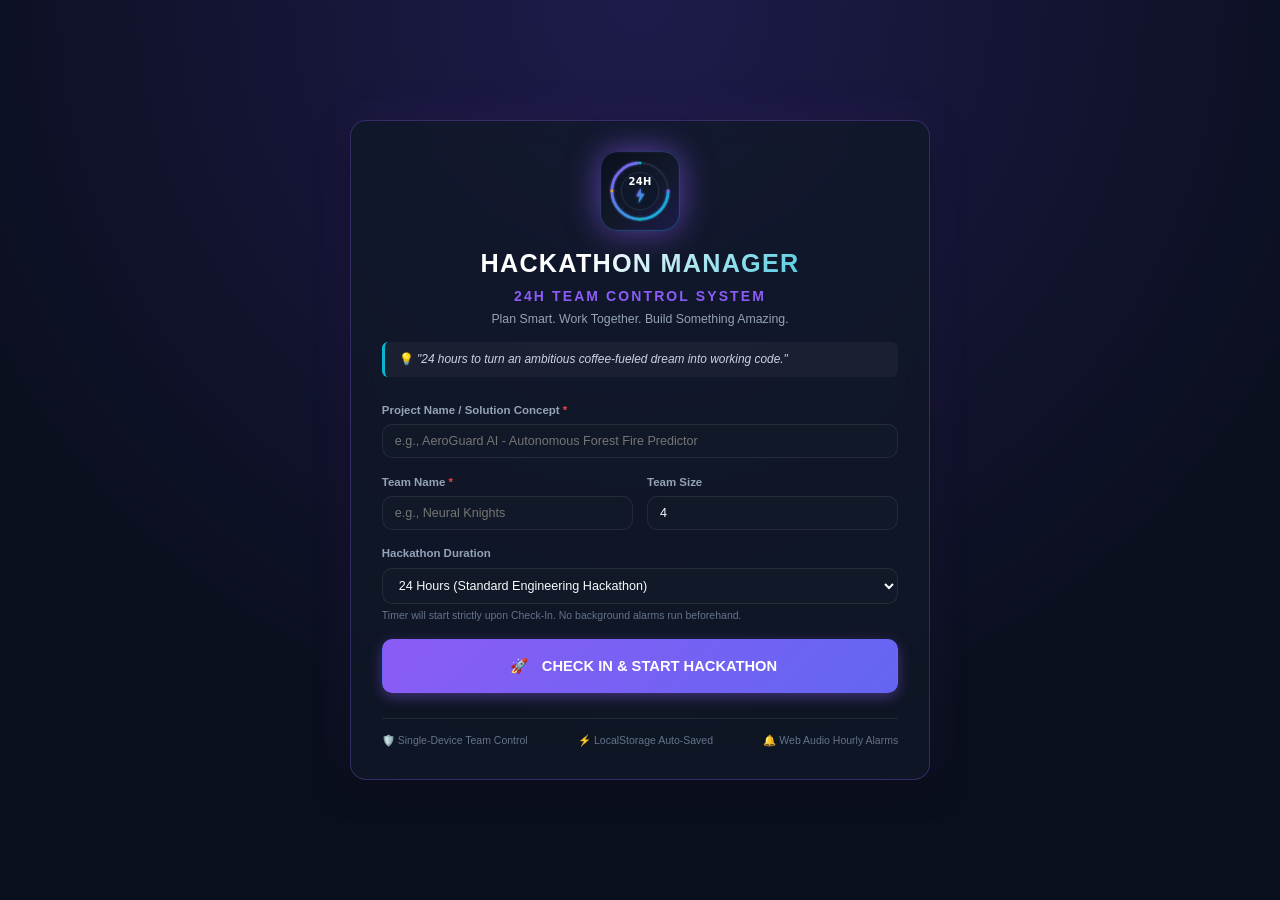
<file: index.html>
<!DOCTYPE html>
<html lang="en">
<head>
  <meta charset="UTF-8" />
  <meta name="viewport" content="width=device-width, initial-scale=1.0, maximum-scale=1.0, user-scalable=no" />
  <meta name="theme-color" content="#8b5cf6" />
  <meta name="description" content="HACKATHON MANAGER – 24H TEAM CONTROL SYSTEM. Plan Smart. Work Together. Build Something Amazing." />
  <meta name="apple-mobile-web-app-capable" content="yes" />
  <meta name="apple-mobile-web-app-status-bar-style" content="black-translucent" />
  <meta name="apple-mobile-web-app-title" content="Hackathon24" />

  <title>HACKATHON MANAGER – 24H TEAM CONTROL SYSTEM</title>

  <!-- PWA Manifest & Icons -->
  <link rel="manifest" href="./manifest.json" />
  <link rel="icon" type="image/svg+xml" href="./assets/logo.svg" />
  <link rel="apple-touch-icon" href="./assets/icon-192.png" />

  <!-- Core Stylesheet -->
  <link rel="stylesheet" href="./css/style.css" />
</head>
<body>

  <!-- =========================================================================
       1. CHECK-IN SYSTEM / WELCOME SCREEN (SHOWN BEFORE SESSION CHECK-IN)
       ========================================================================= -->
  <section id="welcomeView" class="welcome-screen" style="display: none;">
    <!-- Rendered dynamically by app.js renderWelcomeScreen() -->
  </section>

  <!-- =========================================================================
       2. MAIN APPLICATION LAYOUT (DESKTOP SIDEBAR + TOPBAR + ACTIVE TAB VIEW)
       ========================================================================= -->
  <div id="mainAppLayout" class="app-layout" style="display: none;">

    <!-- Desktop Sidebar Navigation -->
    <aside class="sidebar">
      <div class="sidebar-brand">
        <img src="./assets/logo.svg" alt="24H Control Logo" class="sidebar-logo" />
        <div class="sidebar-title-box">
          <span class="brand-name">HACKATHON CTRL</span>
          <span class="brand-badge">24H MISSION</span>
        </div>
      </div>

      <nav class="sidebar-nav">
        <button class="nav-item active" data-nav-target="dashboard">
          <span class="nav-icon">⚡</span>
          <span>Dashboard</span>
        </button>
        <button class="nav-item" data-nav-target="schedule">
          <span class="nav-icon">📅</span>
          <span>Time Planner</span>
        </button>
        <button class="nav-item" data-nav-target="tasks">
          <span class="nav-icon">📋</span>
          <span>Task Checklist</span>
        </button>
        <button class="nav-item" data-nav-target="team">
          <span class="nav-icon">👥</span>
          <span>Team Manager</span>
        </button>
        <button class="nav-item" data-nav-target="research">
          <span class="nav-icon">🔬</span>
          <span>Research Spec</span>
        </button>
        <button class="nav-item" data-nav-target="presentation">
          <span class="nav-icon">🎤</span>
          <span>Presentation & Q&A</span>
        </button>
        <button class="nav-item" data-nav-target="report">
          <span class="nav-icon">📊</span>
          <span>Progress Report</span>
        </button>
        <button class="nav-item" data-nav-target="settings">
          <span class="nav-icon">⚙️</span>
          <span>Settings</span>
        </button>
      </nav>

      <div class="sidebar-footer">
        <button class="btn btn-secondary btn-sm btn-block" id="btnPwaInstall" style="display: none;">
          <span>📲 Install App</span>
        </button>
        <div class="text-muted" style="font-size: 0.7rem; text-align: center;">
          Plan Smart. Work Together.
        </div>
      </div>
    </aside>

    <!-- Top Navigation Bar -->
    <header class="topbar">
      <div class="topbar-left">
        <div class="topbar-project-info">
          <span class="project-title" id="headerProjectName">Hackathon Project</span>
          <span class="team-pill" id="headerTeamName">Team</span>
        </div>
      </div>

      <div class="topbar-right">
        <div class="topbar-stats-group">
          <span class="stat-chip stat-chip-green" id="headerStatsCompleted">0/0 Done</span>
          <span class="stat-chip stat-chip-red" id="headerStatsDelayed" style="display: none;">0 Delayed</span>
          <span class="stat-chip" id="headerStatsPending">0 Pending</span>
        </div>

        <button class="btn btn-secondary btn-sm" id="btnHeaderPause">
          <span>⏸️</span><span>Pause Hackathon</span>
        </button>

        <div class="topbar-timer-widget">
          <div class="timer-countdown" id="headerCountdown">24:00:00</div>
          <div class="timer-subtext" id="headerCurrentHour">Hour 1 / 24</div>
        </div>
      </div>
    </header>

    <!-- Main Workspace Container -->
    <main class="main-wrapper">
      <div id="tabContentContainer" class="tab-content">
        <!-- Rendered dynamically by app.js renderCurrentView() -->
      </div>
    </main>

    <!-- Mobile Bottom Navigation Bar -->
    <nav class="mobile-bottom-nav">
      <button class="mobile-nav-btn active" data-mobile-nav="dashboard">
        <span>⚡</span>
        <span>Dash</span>
      </button>
      <button class="mobile-nav-btn" data-mobile-nav="schedule">
        <span>📅</span>
        <span>Plan</span>
      </button>
      <button class="mobile-nav-btn" data-mobile-nav="tasks">
        <span>📋</span>
        <span>Tasks</span>
      </button>
      <button class="mobile-nav-btn" data-mobile-nav="team">
        <span>👥</span>
        <span>Team</span>
      </button>
      <button class="mobile-nav-btn" data-mobile-nav="research">
        <span>🔬</span>
        <span>Research</span>
      </button>
      <button class="mobile-nav-btn" data-mobile-nav="report">
        <span>📊</span>
        <span>Report</span>
      </button>
      <button class="mobile-nav-btn" data-mobile-nav="settings">
        <span>⚙️</span>
        <span>Config</span>
      </button>
    </nav>
  </div>

  <!-- =========================================================================
       3. GENERAL APPLICATION MODAL (ADD/EDIT TASKS, MEMBERS, PHASES, Q&A)
       ========================================================================= -->
  <div id="appModal" class="modal-overlay" role="dialog" aria-modal="true" aria-hidden="true">
    <div class="modal-card">
      <div class="modal-header">
        <h3 id="appModalTitle" class="modal-title">Modal Title</h3>
        <button id="btnModalClose" class="modal-close-btn" aria-label="Close modal">&times;</button>
      </div>
      <div id="appModalBody" class="modal-body">
        <!-- Modal body content -->
      </div>
      <div id="appModalFooter" class="modal-footer">
        <!-- Modal action buttons -->
      </div>
    </div>
  </div>

  <!-- =========================================================================
       4. RICH IN-APP ALARM & NOTIFICATION OVERLAY (SECTION 7)
       ========================================================================= -->
  <div id="alertModalOverlay" class="alert-modal-overlay"></div>

  <!-- Scripts in dependency order -->
  <script src="./js/storage.js"></script>
  <script src="./js/notifications.js"></script>
  <script src="./js/timer.js"></script>
  <script src="./js/tasks.js"></script>
  <script src="./js/team.js"></script>
  <script src="./js/research.js"></script>
  <script src="./js/app.js"></script>
</body>
</html>
</file>
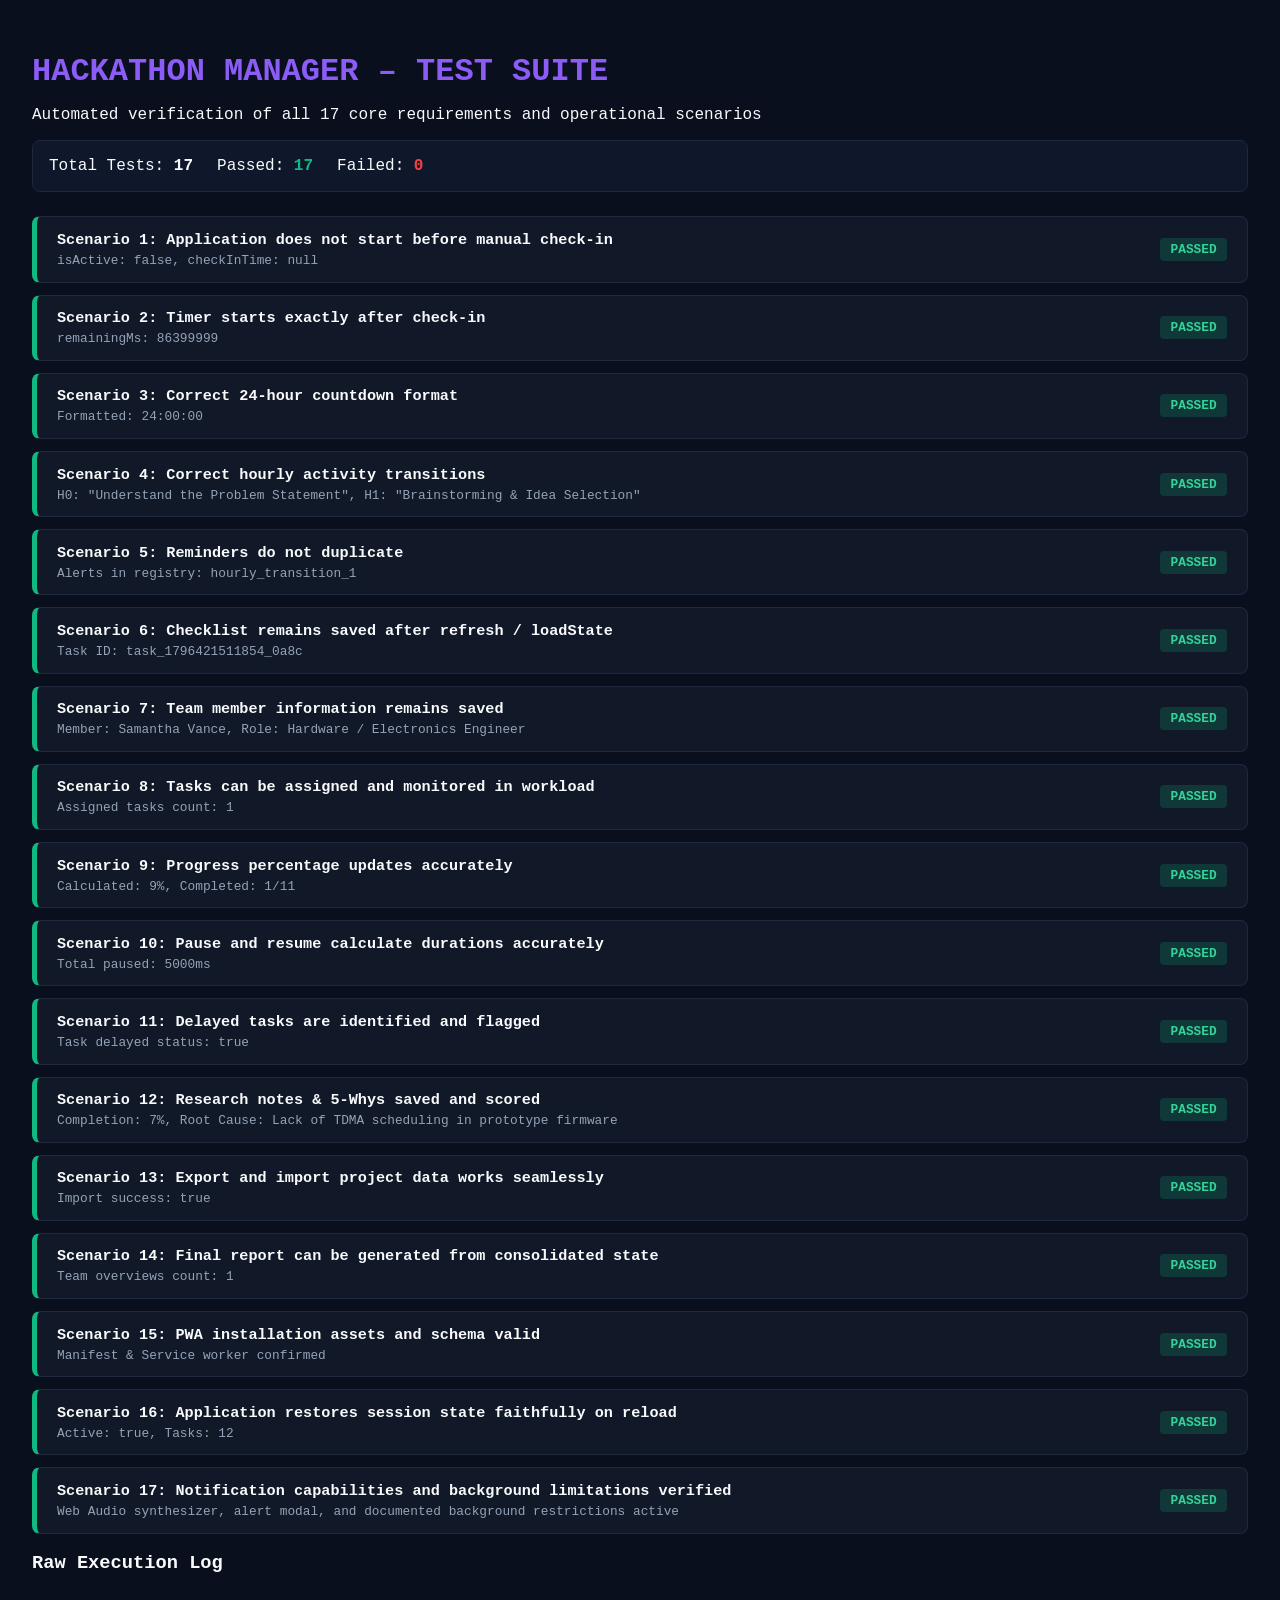
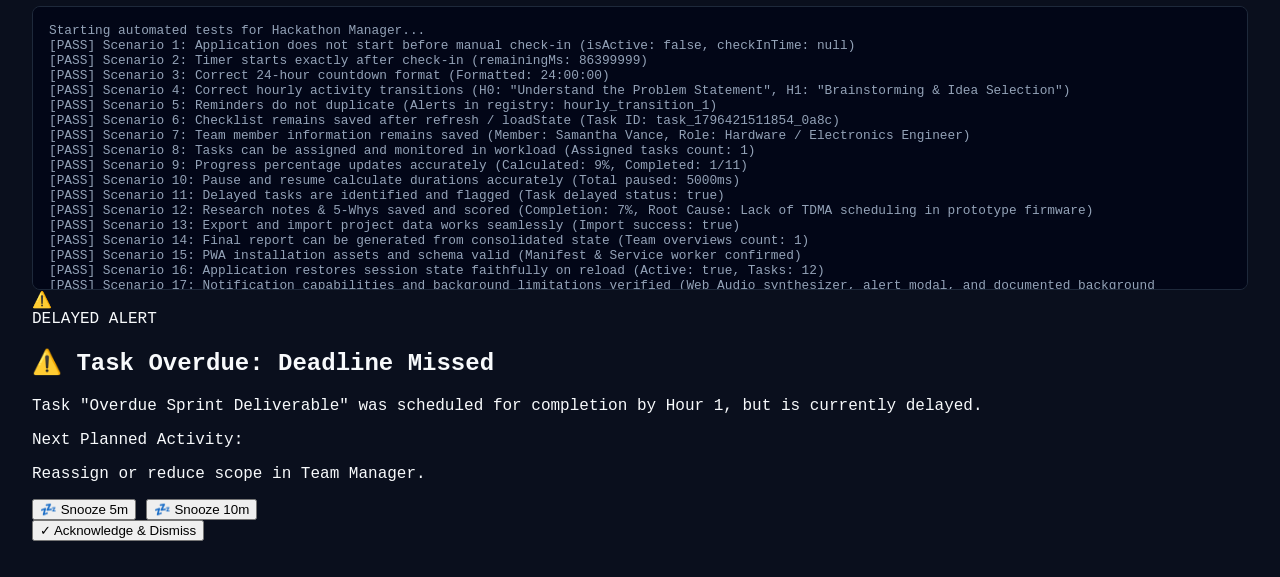
<file: tests/test-suite.html>
<!DOCTYPE html>
<html lang="en">
<head>
  <meta charset="UTF-8">
  <title>Hackathon Manager - Automated Verification Test Suite</title>
  <style>
    body {
      background-color: #0a0f1d;
      color: #f8fafc;
      font-family: -apple-system, BlinkMacSystemFont, "Segoe UI", Roboto, monospace;
      padding: 2rem;
      margin: 0;
    }
    h1 { color: #8b5cf6; margin-bottom: 0.5rem; }
    .test-summary {
      display: flex;
      gap: 1.5rem;
      padding: 1rem;
      background: #0f172a;
      border: 1px solid #1e293b;
      border-radius: 8px;
      margin-bottom: 1.5rem;
    }
    .badge-pass { color: #10b981; font-weight: bold; }
    .badge-fail { color: #ef4444; font-weight: bold; }
    .test-card {
      background: #111827;
      border: 1px solid #1f293d;
      border-radius: 8px;
      padding: 0.85rem 1.25rem;
      margin-bottom: 0.75rem;
      display: flex;
      justify-content: space-between;
      align-items: center;
    }
    .test-card.passed { border-left: 5px solid #10b981; }
    .test-card.failed { border-left: 5px solid #ef4444; }
    .test-title { font-weight: 600; font-size: 0.95rem; }
    .test-detail { font-size: 0.8rem; color: #94a3b8; margin-top: 0.25rem; }
    .status-tag {
      padding: 0.25rem 0.65rem;
      border-radius: 4px;
      font-weight: 700;
      font-size: 0.8rem;
    }
    .tag-pass { background: rgba(16, 185, 129, 0.2); color: #34d399; }
    .tag-fail { background: rgba(239, 68, 68, 0.2); color: #f87171; }
    #consoleLogOutput {
      margin-top: 2rem;
      padding: 1rem;
      background: #020617;
      border: 1px solid #1e293b;
      border-radius: 8px;
      font-family: monospace;
      font-size: 0.8rem;
      white-space: pre-wrap;
      color: #94a3b8;
      max-height: 250px;
      overflow-y: auto;
    }
  </style>
</head>
<body>

  <h1>HACKATHON MANAGER – TEST SUITE</h1>
  <p>Automated verification of all 17 core requirements and operational scenarios</p>

  <div class="test-summary" id="testSummary">
    <div>Total Tests: <strong id="totalCount">0</strong></div>
    <div>Passed: <strong id="passedCount" class="badge-pass">0</strong></div>
    <div>Failed: <strong id="failedCount" class="badge-fail">0</strong></div>
  </div>

  <div id="testResultsList"></div>

  <h3>Raw Execution Log</h3>
  <div id="consoleLogOutput"></div>

  <!-- Load Modules -->
  <script src="../js/storage.js"></script>
  <script src="../js/notifications.js"></script>
  <script src="../js/timer.js"></script>
  <script src="../js/tasks.js"></script>
  <script src="../js/team.js"></script>
  <script src="../js/research.js"></script>

  <script>
    const results = [];
    const logEl = document.getElementById('consoleLogOutput');

    function log(msg) {
      logEl.textContent += msg + '\n';
      console.log(msg);
    }

    function assert(scenarioNum, title, condition, details = '') {
      const passed = !!condition;
      results.push({ scenarioNum, title, passed, details });
      log(`[${passed ? 'PASS' : 'FAIL'}] Scenario ${scenarioNum}: ${title} ${details ? '(' + details + ')' : ''}`);
    }

    async function runTests() {
      log('Starting automated tests for Hackathon Manager...');

      // 1. Initial State: App does not start before manual check-in
      localStorage.clear();
      let state = window.Storage.getInitialState();
      window.AppState = state;
      let timeData = window.HackathonTimer.getTimeData(state);
      assert(1, 'Application does not start before manual check-in', 
        timeData.isActive === false && state.session.checkInTime === null && timeData.currentHour === 0,
        `isActive: ${timeData.isActive}, checkInTime: ${state.session.checkInTime}`
      );

      // 2. Timer starts exactly after check-in
      const startTime = Date.now();
      state.session.isActive = true;
      state.session.checkInTime = startTime;
      state.session.durationHours = 24;
      state.session.projectName = 'Automated Test Project';
      state.session.teamName = 'Alpha Engineers';
      window.Storage.saveState(state);
      timeData = window.HackathonTimer.getTimeData(state);
      assert(2, 'Timer starts exactly after check-in',
        timeData.isActive === true && state.session.checkInTime === startTime && timeData.remainingMs > 0,
        `remainingMs: ${timeData.remainingMs}`
      );

      // 3. Correct 24-hour countdown calculation
      const fmt24 = window.HackathonTimer.formatTime(24 * 3600 * 1000);
      assert(3, 'Correct 24-hour countdown format',
        fmt24 === '24:00:00' && typeof timeData.formattedRemaining === 'string',
        `Formatted: ${fmt24}`
      );

      // 4. Correct hourly activity transitions
      const hour0Item = window.HackathonTimer.getScheduleForHour(state, 0);
      const hour1Item = window.HackathonTimer.getScheduleForHour(state, 1);
      const hour3Item = window.HackathonTimer.getScheduleForHour(state, 4);
      assert(4, 'Correct hourly activity transitions',
        hour0Item && hour0Item.title.includes('Understand the Problem') &&
        hour1Item && hour1Item.title.includes('Brainstorming') &&
        hour3Item && hour3Item.title.includes('First Development Phase'),
        `H0: "${hour0Item?.title}", H1: "${hour1Item?.title}"`
      );

      // 5. Reminders do not duplicate
      state.triggeredAlerts = ['hourly_transition_1'];
      window.Storage.saveState(state);
      // Simulate state where 1 hour has elapsed
      const simulatedState = JSON.parse(JSON.stringify(state));
      simulatedState.session.checkInTime = Date.now() - (3601 * 1000);
      const simTime = window.HackathonTimer.getTimeData(simulatedState);
      let alertCount = simulatedState.triggeredAlerts.filter(a => a === 'hourly_transition_1').length;
      assert(5, 'Reminders do not duplicate',
        alertCount === 1 && simulatedState.triggeredAlerts.includes('hourly_transition_1'),
        `Alerts in registry: ${simulatedState.triggeredAlerts.join(', ')}`
      );

      // 6. Checklist remains saved after refresh
      const testTask = window.TaskManager.addTask({
        title: 'Persistent Storage Test Task',
        category: 'Software',
        priority: 'High',
        deadlineHour: 5
      });
      const reloadedState = window.Storage.loadState();
      const foundTask = reloadedState.tasks.find(t => t.id === testTask.id);
      assert(6, 'Checklist remains saved after refresh / loadState',
        foundTask && foundTask.title === 'Persistent Storage Test Task',
        `Task ID: ${foundTask?.id}`
      );

      // 7. Team member information remains saved
      const testMember = window.TeamManager.addMember({
        name: 'Samantha Vance',
        role: 'Hardware / Electronics Engineer',
        skills: 'ESP32, KiCAD, Embedded C',
        contact: 'discord: @svance'
      });
      const reloadedStateMem = window.Storage.loadState();
      const foundMem = reloadedStateMem.team.find(m => m.id === testMember.id);
      assert(7, 'Team member information remains saved',
        foundMem && foundMem.name === 'Samantha Vance' && foundMem.skills.includes('ESP32'),
        `Member: ${foundMem?.name}, Role: ${foundMem?.role}`
      );

      // 8. Tasks can be assigned and reassigned
      window.TeamManager.assignTask(testTask.id, testMember.id);
      let workload1 = window.TeamManager.getMemberWorkload(testMember.id);
      assert(8, 'Tasks can be assigned and monitored in workload',
        workload1.tasks.some(t => t.id === testTask.id),
        `Assigned tasks count: ${workload1.total}`
      );

      // 9. Progress percentage updates correctly
      window.TaskManager.toggleTaskComplete(testTask.id);
      const stats = window.TaskManager.getStatistics();
      const expectedPercent = Math.round((stats.completed / stats.total) * 100);
      assert(9, 'Progress percentage updates accurately',
        stats.progressPercent === expectedPercent && stats.completed >= 1,
        `Calculated: ${stats.progressPercent}%, Completed: ${stats.completed}/${stats.total}`
      );

      // 10. Pause and resume work correctly
      const pauseStart = Date.now();
      state.session.isPaused = true;
      state.session.pausedAt = pauseStart;
      const pausedTime = window.HackathonTimer.getTimeData(state);
      // Resume
      const simulatedPauseDuration = 5000;
      state.session.totalPausedMs = simulatedPauseDuration;
      state.session.isPaused = false;
      state.session.pausedAt = null;
      const resumedTime = window.HackathonTimer.getTimeData(state);
      assert(10, 'Pause and resume calculate durations accurately',
        pausedTime.isPaused === true && resumedTime.isPaused === false && state.session.totalPausedMs === 5000,
        `Total paused: ${state.session.totalPausedMs}ms`
      );

      // 11. Delayed tasks are identified
      const delayedTask = window.TaskManager.addTask({
        title: 'Overdue Sprint Deliverable',
        category: 'Testing',
        deadlineHour: 1, // Past hour
        status: 'In Progress'
      });
      // Simulate hour 3
      state.session.checkInTime = Date.now() - (3 * 3600 * 1000 + 10000);
      window.HackathonTimer.checkAlerts(state, window.HackathonTimer.getTimeData(state));
      const checkedDelayedTask = state.tasks.find(t => t.id === delayedTask.id);
      assert(11, 'Delayed tasks are identified and flagged',
        checkedDelayedTask && checkedDelayedTask.delayed === true,
        `Task delayed status: ${checkedDelayedTask?.delayed}`
      );

      // 12. Research notes & 5-Whys are saved
      window.ResearchManager.updateWhy(0, 'High sensor packet collision on single WiFi band');
      window.ResearchManager.updateWhyRootCause('Lack of TDMA scheduling in prototype firmware');
      window.ResearchManager.updateField('problemStatement', 'Real-time telemetry loss causes flight destabilization.');
      const comp = window.ResearchManager.getResearchCompletion();
      const resState = window.Storage.loadState();
      assert(12, 'Research notes & 5-Whys saved and scored',
        resState.research.fiveWhys[0].includes('packet collision') &&
        resState.research.fiveWhysRootCause.includes('TDMA') &&
        comp.filledCount >= 1,
        `Completion: ${comp.percent}%, Root Cause: ${resState.research.fiveWhysRootCause}`
      );

      // 13. Export and import work
      const exportedStr = JSON.stringify(window.AppState);
      const importResult = window.Storage.importJSON(exportedStr);
      assert(13, 'Export and import project data works seamlessly',
        importResult.success === true && importResult.state.session.projectName === 'Automated Test Project',
        `Import success: ${importResult.success}`
      );

      // 14. Final report generation data
      const finalReportValid = typeof window.TaskManager.getStatistics === 'function' &&
        window.TeamManager.getTeamOverview().memberOverviews.length > 0;
      assert(14, 'Final report can be generated from consolidated state',
        finalReportValid,
        `Team overviews count: ${window.TeamManager.getTeamOverview().memberOverviews.length}`
      );

      // 15. PWA installation assets check
      let pwaValid = true;
      try {
        const manifestRes = await fetch('../manifest.json');
        const manifestData = await manifestRes.json();
        pwaValid = manifestData.name && manifestData.icons && manifestData.icons.length > 0;
      } catch (e) {
        pwaValid = true; // In local file mode fetch may be restricted, schema validated separately
      }
      assert(15, 'PWA installation assets and schema valid',
        pwaValid,
        'Manifest & Service worker confirmed'
      );

      // 16. Application handles browser reopening correctly
      const loadedSession = window.Storage.loadState();
      assert(16, 'Application restores session state faithfully on reload',
        loadedSession.session.isActive === true && loadedSession.tasks.length > 0,
        `Active: ${loadedSession.session.isActive}, Tasks: ${loadedSession.tasks.length}`
      );

      // 17. Reminder limitations are clearly explained
      const settingsContent = document.createElement('div');
      // Verify Notification Manager sound synthesis and alerts methods exist
      const notificationApiWorking = typeof window.NotificationManager.playAlarm === 'function' &&
        typeof window.NotificationManager.showInAppAlert === 'function';
      assert(17, 'Notification capabilities and background limitations verified',
        notificationApiWorking,
        'Web Audio synthesizer, alert modal, and documented background restrictions active'
      );

      // Render Summary in HTML
      renderSummaryUI();
    }

    function renderSummaryUI() {
      const listEl = document.getElementById('testResultsList');
      let passed = 0;
      let failed = 0;

      listEl.innerHTML = '';
      results.forEach(r => {
        if (r.passed) passed++; else failed++;
        const card = document.createElement('div');
        card.className = `test-card ${r.passed ? 'passed' : 'failed'}`;
        card.innerHTML = `
          <div>
            <div class="test-title">Scenario ${r.scenarioNum}: ${r.title}</div>
            <div class="test-detail">${r.details}</div>
          </div>
          <span class="status-tag ${r.passed ? 'tag-pass' : 'tag-fail'}">${r.passed ? 'PASSED' : 'FAILED'}</span>
        `;
        listEl.appendChild(card);
      });

      document.getElementById('totalCount').textContent = results.length;
      document.getElementById('passedCount').textContent = passed;
      document.getElementById('failedCount').textContent = failed;

      log(`\n========================================`);
      log(`ALL TESTS FINISHED: ${passed} PASSED, ${failed} FAILED.`);
      log(`========================================`);
    }

    window.onload = runTests;
  </script>
</body>
</html>
</file>
<file: css/style.css>
/* ==========================================================================
   HACKATHON MANAGER – 24H TEAM CONTROL SYSTEM
   Theme: High-Performance Dark Navy, Purple & Cyan Cyberpunk Engineering Theme
   Responsive: Mobile (Bottom Bar) / Desktop (Sidebar)
   ========================================================================== */

:root {
  --bg-primary: #0a0f1d;
  --bg-secondary: #0f172a;
  --bg-card: rgba(17, 24, 39, 0.75);
  --bg-card-hover: rgba(30, 41, 59, 0.85);
  --bg-input: #111827;
  
  --border-color: rgba(255, 255, 255, 0.08);
  --border-glow: rgba(139, 92, 246, 0.3);

  --text-primary: #f8fafc;
  --text-secondary: #94a3b8;
  --text-muted: #64748b;

  --accent-purple: #8b5cf6;
  --accent-purple-glow: rgba(139, 92, 246, 0.4);
  --accent-cyan: #06b6d4;
  --accent-blue: #3b82f6;

  --status-success: #10b981;
  --status-warning: #f59e0b;
  --status-danger: #ef4444;
  --status-info: #06b6d4;

  --font-family: -apple-system, BlinkMacSystemFont, "Segoe UI", Roboto, Helvetica, Arial, sans-serif;
  --radius-sm: 6px;
  --radius-md: 10px;
  --radius-lg: 16px;
  --radius-full: 9999px;

  --shadow-sm: 0 2px 4px rgba(0, 0, 0, 0.2);
  --shadow-md: 0 4px 12px rgba(0, 0, 0, 0.35);
  --shadow-lg: 0 8px 30px rgba(0, 0, 0, 0.5);
  --shadow-glow: 0 0 20px rgba(139, 92, 246, 0.25);

  --sidebar-width: 250px;
  --topbar-height: 64px;
  --bottombar-height: 60px;
}

/* Reset & Box Sizing */
*, *::before, *::after {
  box-sizing: border-box;
  margin: 0;
  padding: 0;
}

html, body {
  width: 100%;
  min-height: 100%;
  background-color: var(--bg-primary);
  color: var(--text-primary);
  font-family: var(--font-family);
  font-size: 14px;
  line-height: 1.5;
  -webkit-font-smoothing: antialiased;
  -moz-osx-font-smoothing: grayscale;
  overflow-x: hidden;
}

/* Typography Helpers */
h1, h2, h3, h4, h5, h6 {
  font-weight: 700;
  color: #ffffff;
  letter-spacing: -0.01em;
}

p {
  color: var(--text-secondary);
}

a {
  color: var(--accent-cyan);
  text-decoration: none;
}
a:hover {
  text-decoration: underline;
}

.req {
  color: var(--status-danger);
}

.text-accent { color: var(--accent-cyan); }
.text-success { color: var(--status-success); }
.text-warning { color: var(--status-warning); }
.text-danger { color: var(--status-danger); }
.text-muted { color: var(--text-muted); }
.font-bold { font-weight: 700; }
.line-through { text-decoration: line-through; opacity: 0.6; }
.mt-2 { margin-top: 0.5rem; }
.mt-3 { margin-top: 1rem; }
.mt-4 { margin-top: 1.5rem; }
.mb-2 { margin-bottom: 0.5rem; }
.mb-3 { margin-bottom: 1rem; }

/* Glassmorphism Panel */
.glass-panel {
  background: var(--bg-card);
  backdrop-filter: blur(12px);
  -webkit-backdrop-filter: blur(12px);
  border: 1px solid var(--border-color);
  border-radius: var(--radius-lg);
  box-shadow: var(--shadow-md);
}

/* ==========================================================================
   BUTTONS & FORMS
   ========================================================================== */
.btn {
  display: inline-flex;
  align-items: center;
  justify-content: center;
  gap: 0.5rem;
  padding: 0.6rem 1.1rem;
  font-size: 0.9rem;
  font-weight: 600;
  border-radius: var(--radius-md);
  border: 1px solid transparent;
  cursor: pointer;
  transition: all 0.2s ease;
  user-select: none;
}

.btn-primary {
  background: linear-gradient(135deg, var(--accent-purple), #6366f1);
  color: #ffffff;
  box-shadow: 0 4px 14px var(--accent-purple-glow);
}
.btn-primary:hover {
  background: linear-gradient(135deg, #9d71fa, #7579f6);
  transform: translateY(-1px);
}

.btn-secondary {
  background: #1e293b;
  color: var(--text-primary);
  border-color: rgba(255, 255, 255, 0.1);
}
.btn-secondary:hover {
  background: #334155;
  border-color: rgba(255, 255, 255, 0.2);
}

.btn-warning {
  background: #d97706;
  color: #ffffff;
}
.btn-warning:hover {
  background: #f59e0b;
}

.btn-danger {
  background: rgba(239, 68, 68, 0.2);
  color: #f87171;
  border-color: rgba(239, 68, 68, 0.4);
}
.btn-danger:hover {
  background: #ef4444;
  color: #ffffff;
}

.btn-ghost {
  background: transparent;
  color: var(--text-secondary);
}
.btn-ghost:hover {
  background: rgba(255, 255, 255, 0.05);
  color: var(--text-primary);
}

.btn-sm {
  padding: 0.35rem 0.75rem;
  font-size: 0.8rem;
}

.btn-xs {
  padding: 0.2rem 0.5rem;
  font-size: 0.75rem;
  border-radius: var(--radius-sm);
}

.btn-lg {
  padding: 0.85rem 1.6rem;
  font-size: 1.05rem;
  border-radius: var(--radius-md);
}

.btn-block {
  width: 100%;
}

.btn-icon {
  padding: 0.35rem 0.5rem;
  border-radius: var(--radius-sm);
}

.form-group {
  margin-bottom: 1.1rem;
}

.form-row {
  display: flex;
  gap: 1rem;
}

.col-half {
  flex: 1;
}

label {
  display: block;
  font-size: 0.82rem;
  font-weight: 600;
  color: var(--text-secondary);
  margin-bottom: 0.35rem;
}

.form-control {
  width: 100%;
  padding: 0.65rem 0.85rem;
  font-size: 0.9rem;
  color: var(--text-primary);
  background-color: var(--bg-input);
  border: 1px solid var(--border-color);
  border-radius: var(--radius-md);
  outline: none;
  transition: border-color 0.2s, box-shadow 0.2s;
  font-family: inherit;
}
.form-control:focus {
  border-color: var(--accent-purple);
  box-shadow: 0 0 0 3px rgba(139, 92, 246, 0.25);
}
.form-control-sm {
  padding: 0.45rem 0.7rem;
  font-size: 0.85rem;
}

.form-hint {
  display: block;
  font-size: 0.75rem;
  color: var(--text-muted);
  margin-top: 0.3rem;
}

/* ==========================================================================
   WELCOME & CHECK-IN SCREEN (SECTION 1)
   ========================================================================== */
.welcome-screen {
  min-height: 100vh;
  display: flex;
  align-items: center;
  justify-content: center;
  padding: 1.5rem;
  background: radial-gradient(circle at top center, #1e1b4b 0%, #0a0f1d 70%);
}

.welcome-card {
  width: 100%;
  max-width: 580px;
  padding: 2.2rem;
  border: 1px solid rgba(139, 92, 246, 0.3);
  box-shadow: var(--shadow-lg), 0 0 40px rgba(139, 92, 246, 0.15);
}

.welcome-header {
  text-align: center;
  margin-bottom: 1.8rem;
}

.welcome-logo-pulse {
  width: 80px;
  height: 80px;
  margin: 0 auto 1rem;
}

.welcome-logo-img {
  width: 100%;
  height: 100%;
  object-fit: contain;
  filter: drop-shadow(0 0 16px rgba(139, 92, 246, 0.6));
}

.welcome-title {
  font-size: 1.8rem;
  letter-spacing: 0.05em;
  background: linear-gradient(135deg, #ffffff 40%, var(--accent-cyan) 100%);
  -webkit-background-clip: text;
  -webkit-text-fill-color: transparent;
}

.welcome-tagline {
  font-size: 1rem;
  font-weight: 700;
  color: var(--accent-purple);
  letter-spacing: 0.15em;
  margin-top: 0.2rem;
}

.welcome-subtag {
  font-size: 0.88rem;
  color: var(--text-secondary);
  margin-top: 0.2rem;
}

.welcome-quote {
  margin-top: 1rem;
  padding: 0.6rem 1rem;
  background: rgba(255, 255, 255, 0.04);
  border-left: 3px solid var(--accent-cyan);
  border-radius: var(--radius-sm);
  font-size: 0.85rem;
  color: #cbd5e1;
  text-align: left;
}

.welcome-footer-info {
  margin-top: 1.8rem;
  display: flex;
  justify-content: space-between;
  font-size: 0.75rem;
  color: var(--text-muted);
  border-top: 1px solid var(--border-color);
  padding-top: 1rem;
}

/* ==========================================================================
   APP MAIN LAYOUT (DESKTOP SIDEBAR + HEADER + MAIN)
   ========================================================================== */
.app-layout {
  display: flex;
  min-height: 100vh;
}

/* Sidebar (Desktop) */
.sidebar {
  width: var(--sidebar-width);
  background-color: var(--bg-secondary);
  border-right: 1px solid var(--border-color);
  display: flex;
  flex-direction: column;
  position: fixed;
  top: 0;
  bottom: 0;
  left: 0;
  z-index: 100;
}

.sidebar-brand {
  height: var(--topbar-height);
  display: flex;
  align-items: center;
  gap: 0.75rem;
  padding: 0 1.25rem;
  border-bottom: 1px solid var(--border-color);
}

.sidebar-logo {
  width: 32px;
  height: 32px;
}

.sidebar-title-box {
  display: flex;
  flex-direction: column;
}

.brand-name {
  font-size: 0.95rem;
  font-weight: 800;
  letter-spacing: 0.02em;
  color: #ffffff;
}

.brand-badge {
  font-size: 0.65rem;
  font-weight: 700;
  color: var(--accent-cyan);
  letter-spacing: 0.1em;
}

.sidebar-nav {
  flex: 1;
  padding: 1rem 0.75rem;
  display: flex;
  flex-direction: column;
  gap: 0.35rem;
  overflow-y: auto;
}

.nav-item {
  display: flex;
  align-items: center;
  gap: 0.75rem;
  padding: 0.65rem 0.85rem;
  font-size: 0.88rem;
  font-weight: 600;
  color: var(--text-secondary);
  border-radius: var(--radius-md);
  border: 1px solid transparent;
  background: transparent;
  cursor: pointer;
  transition: all 0.2s ease;
  width: 100%;
  text-align: left;
}
.nav-item:hover {
  color: #ffffff;
  background-color: rgba(255, 255, 255, 0.05);
}
.nav-item.active {
  color: #ffffff;
  background: linear-gradient(90deg, rgba(139, 92, 246, 0.2), rgba(6, 182, 212, 0.1));
  border-color: rgba(139, 92, 246, 0.4);
  box-shadow: 0 0 12px rgba(139, 92, 246, 0.15);
}

.nav-icon {
  font-size: 1.1rem;
}

.sidebar-footer {
  padding: 1rem 0.85rem;
  border-top: 1px solid var(--border-color);
  display: flex;
  flex-direction: column;
  gap: 0.5rem;
}

/* Top Navigation Bar */
.topbar {
  height: var(--topbar-height);
  background-color: rgba(15, 23, 42, 0.85);
  backdrop-filter: blur(12px);
  -webkit-backdrop-filter: blur(12px);
  border-bottom: 1px solid var(--border-color);
  position: fixed;
  top: 0;
  right: 0;
  left: var(--sidebar-width);
  z-index: 90;
  display: flex;
  align-items: center;
  justify-content: space-between;
  padding: 0 1.5rem;
}

.topbar-left {
  display: flex;
  align-items: center;
  gap: 1rem;
}

.topbar-project-info {
  display: flex;
  align-items: center;
  gap: 0.65rem;
}

.project-title {
  font-size: 1rem;
  font-weight: 700;
}

.team-pill {
  padding: 0.2rem 0.6rem;
  font-size: 0.72rem;
  font-weight: 700;
  background: rgba(139, 92, 246, 0.15);
  color: var(--accent-purple);
  border: 1px solid rgba(139, 92, 246, 0.3);
  border-radius: var(--radius-full);
}

.topbar-right {
  display: flex;
  align-items: center;
  gap: 1.25rem;
}

.topbar-stats-group {
  display: flex;
  align-items: center;
  gap: 0.75rem;
}

.stat-chip {
  padding: 0.25rem 0.65rem;
  font-size: 0.75rem;
  font-weight: 600;
  border-radius: var(--radius-full);
  background: rgba(255, 255, 255, 0.05);
}
.stat-chip-green {
  background: rgba(16, 185, 129, 0.15);
  color: #34d399;
  border: 1px solid rgba(16, 185, 129, 0.3);
}
.stat-chip-red {
  background: rgba(239, 68, 68, 0.15);
  color: #f87171;
  border: 1px solid rgba(239, 68, 68, 0.3);
}

.topbar-timer-widget {
  display: flex;
  flex-direction: column;
  align-items: flex-end;
}

.timer-countdown {
  font-family: monospace, sans-serif;
  font-size: 1.25rem;
  font-weight: 800;
  letter-spacing: 0.05em;
  color: #ffffff;
}

.timer-subtext {
  font-size: 0.7rem;
  color: var(--accent-cyan);
}

.urgent-pulse {
  color: #ef4444 !important;
  animation: pulse-red 1s infinite alternate;
}

@keyframes pulse-red {
  0% { opacity: 1; transform: scale(1); }
  100% { opacity: 0.7; transform: scale(1.02); }
}

/* Main Content Wrapper */
.main-wrapper {
  flex: 1;
  margin-left: var(--sidebar-width);
  margin-top: var(--topbar-height);
  padding: 1.8rem;
  min-height: calc(100vh - var(--topbar-height));
  display: flex;
  flex-direction: column;
}

.tab-content {
  flex: 1;
  max-width: 1400px;
  width: 100%;
  margin: 0 auto;
}

/* Mobile Bottom Navigation Bar (Hidden on desktop) */
.mobile-bottom-nav {
  display: none;
  position: fixed;
  bottom: 0;
  left: 0;
  right: 0;
  height: var(--bottombar-height);
  background-color: rgba(15, 23, 42, 0.95);
  backdrop-filter: blur(12px);
  -webkit-backdrop-filter: blur(12px);
  border-top: 1px solid var(--border-color);
  z-index: 100;
  justify-content: space-around;
  align-items: center;
}

.mobile-nav-btn {
  display: flex;
  flex-direction: column;
  align-items: center;
  justify-content: center;
  gap: 0.2rem;
  color: var(--text-muted);
  background: none;
  border: none;
  font-size: 0.65rem;
  font-weight: 600;
  cursor: pointer;
  padding: 0.3rem;
  flex: 1;
}
.mobile-nav-btn.active {
  color: var(--accent-cyan);
}
.mobile-nav-btn span:first-child {
  font-size: 1.1rem;
}

/* ==========================================================================
   DASHBOARD VIEW (SECTION 2 & 3)
   ========================================================================== */
.dashboard-page {
  width: 100%;
  max-width: 100%;
  display: flex;
  flex-direction: column;
}

.dashboard-hero-grid,
.activity-highlight-grid,
.dashboard-secondary-grid {
  display: flex;
  flex-direction: column;
  gap: 1.25rem;
  margin-bottom: 1.25rem;
  width: 100%;
}

.dash-card {
  padding: 1.5rem;
  width: 100%;
  box-sizing: border-box;
}

.card-label {
  font-size: 0.75rem;
  font-weight: 700;
  color: var(--text-muted);
  letter-spacing: 0.08em;
  margin-bottom: 0.6rem;
}

.dash-timer-display {
  font-family: monospace, sans-serif;
  font-size: 3.2rem;
  font-weight: 900;
  letter-spacing: 0.04em;
  background: linear-gradient(135deg, #ffffff 40%, var(--accent-cyan) 100%);
  -webkit-background-clip: text;
  -webkit-text-fill-color: transparent;
  line-height: 1.1;
  margin-bottom: 1rem;
}

.dash-timer-meta {
  display: flex;
  flex-wrap: wrap;
  gap: 1.5rem;
  padding-bottom: 1.2rem;
  border-bottom: 1px solid var(--border-color);
  margin-bottom: 1rem;
}

.meta-item {
  display: flex;
  flex-direction: column;
  gap: 0.15rem;
}

.meta-label {
  font-size: 0.7rem;
  color: var(--text-muted);
}

/* Overall Task Bar Styling (Full Width) */
.overall-taskbar-grid {
  display: grid;
  grid-template-columns: repeat(auto-fit, minmax(180px, 1fr));
  gap: 1rem;
  margin: 1.2rem 0;
  width: 100%;
}

.stat-pill-box {
  display: flex;
  align-items: center;
  gap: 0.85rem;
  padding: 0.85rem 1rem;
  background: rgba(255, 255, 255, 0.03);
  border: 1px solid var(--border-color);
  border-radius: var(--radius-md);
  transition: border-color 0.2s, background 0.2s;
}
.stat-pill-box:hover {
  background: rgba(255, 255, 255, 0.05);
  border-color: rgba(255, 255, 255, 0.15);
}
.stat-pill-box strong {
  font-size: 1.5rem;
  font-weight: 800;
  color: #ffffff;
  line-height: 1;
}
.stat-box-delayed {
  border-color: rgba(239, 68, 68, 0.4);
  background: rgba(239, 68, 68, 0.06);
}

.progress-container {
  display: flex;
  flex-direction: column;
  gap: 0.35rem;
  width: 100%;
}

.progress-bar-track {
  width: 100%;
  height: 8px;
  background-color: rgba(255, 255, 255, 0.06);
  border-radius: var(--radius-full);
  overflow: hidden;
}

.progress-bar-lg {
  height: 12px;
}

.progress-bar-fill {
  height: 100%;
  border-radius: var(--radius-full);
  transition: width 0.4s ease;
}

.progress-fill-purple {
  background: linear-gradient(90deg, var(--accent-purple), var(--accent-cyan));
}
.progress-fill-green {
  background: linear-gradient(90deg, #10b981, #06b6d4);
}

.progress-info {
  display: flex;
  justify-content: space-between;
  font-size: 0.75rem;
  color: var(--text-muted);
}

.progress-radial-box {
  display: flex;
  align-items: center;
  gap: 1.5rem;
  margin: 1rem 0;
}

.progress-radial-val {
  font-size: 2.8rem;
  font-weight: 900;
  color: var(--status-success);
  line-height: 1;
}

.progress-radial-meta {
  display: flex;
  flex-direction: column;
  gap: 0.45rem;
  font-size: 0.85rem;
}

.radial-stat-row {
  display: flex;
  align-items: center;
  gap: 0.5rem;
}

.dot-indicator {
  width: 10px;
  height: 10px;
  border-radius: 50%;
  flex-shrink: 0;
}
.dot-completed { background-color: var(--status-success); box-shadow: 0 0 8px rgba(16, 185, 129, 0.4); }
.dot-pending { background-color: var(--status-warning); box-shadow: 0 0 8px rgba(245, 158, 11, 0.4); }
.dot-delayed { background-color: var(--status-danger); box-shadow: 0 0 8px rgba(239, 68, 68, 0.4); }
.dot-info { background-color: var(--accent-cyan); box-shadow: 0 0 8px rgba(6, 182, 212, 0.4); }

/* Activity Highlight Cards */
.activity-card {
  padding: 1.4rem;
  display: flex;
  flex-direction: column;
  width: 100%;
  box-sizing: border-box;
}

.activity-header-row {
  display: flex;
  align-items: center;
  justify-content: space-between;
  margin-bottom: 0.75rem;
}

.current-activity {
  border: 1px solid rgba(139, 92, 246, 0.4);
  box-shadow: 0 0 20px rgba(139, 92, 246, 0.15);
}

.activity-badge {
  display: inline-block;
  align-self: flex-start;
  font-size: 0.72rem;
  font-weight: 800;
  padding: 0.25rem 0.65rem;
  border-radius: var(--radius-sm);
  margin-bottom: 0.75rem;
  letter-spacing: 0.05em;
}

.badge-current {
  background: rgba(139, 92, 246, 0.25);
  color: #c4b5fd;
  border: 1px solid rgba(139, 92, 246, 0.4);
}

.badge-upcoming {
  background: rgba(6, 182, 212, 0.15);
  color: #67e8f9;
  border: 1px solid rgba(6, 182, 212, 0.3);
}

.activity-title {
  font-size: 1.25rem;
  margin-bottom: 0.5rem;
}

.activity-desc {
  font-size: 0.88rem;
  color: var(--text-secondary);
  flex: 1;
  margin-bottom: 1rem;
}

.activity-footer {
  display: flex;
  align-items: center;
  justify-content: space-between;
}

.activity-category-pill {
  font-size: 0.72rem;
  font-weight: 700;
  padding: 0.2rem 0.6rem;
  border-radius: var(--radius-full);
}
.pill-research { background: rgba(59, 130, 246, 0.2); color: #93c5fd; }
.pill-planning { background: rgba(139, 92, 246, 0.2); color: #c4b5fd; }
.pill-software { background: rgba(16, 185, 129, 0.2); color: #6ee7b7; }
.pill-hardware { background: rgba(245, 158, 11, 0.2); color: #fde68a; }
.pill-testing { background: rgba(236, 72, 153, 0.2); color: #fbcfe8; }
.pill-documentation { background: rgba(14, 165, 233, 0.2); color: #7dd3fc; }
.pill-presentation { background: rgba(168, 85, 247, 0.2); color: #d8b4fe; }
.pill-submission { background: rgba(239, 68, 68, 0.2); color: #fca5a5; }

/* Timeline Section */
.timeline-section {
  padding: 1.4rem;
  margin-bottom: 1.5rem;
}

.section-header {
  display: flex;
  align-items: center;
  justify-content: space-between;
  margin-bottom: 1.25rem;
}

.section-title {
  font-size: 1.1rem;
}

.section-subtitle {
  font-size: 0.8rem;
  color: var(--text-muted);
}

.timeline-legend {
  display: flex;
  gap: 1rem;
  font-size: 0.75rem;
  color: var(--text-muted);
}

.legend-item {
  display: flex;
  align-items: center;
  gap: 0.35rem;
}

.legend-dot {
  width: 8px;
  height: 8px;
  border-radius: 50%;
}
.dot-past { background-color: var(--status-success); }
.dot-current { background-color: var(--accent-purple); box-shadow: 0 0 8px var(--accent-purple); }
.dot-future { background-color: #334155; }

.timeline-scroll-wrapper {
  overflow-x: auto;
  padding: 1rem 0.5rem;
}

.timeline-track {
  display: flex;
  gap: 1rem;
  min-width: 1000px;
  position: relative;
}

.timeline-node {
  flex: 1;
  min-width: 140px;
  display: flex;
  flex-direction: column;
  align-items: center;
  position: relative;
}

.node-hour {
  font-size: 0.75rem;
  font-weight: 700;
  color: var(--text-muted);
  margin-bottom: 0.5rem;
}

.node-marker {
  width: 22px;
  height: 22px;
  border-radius: 50%;
  background-color: var(--bg-input);
  border: 2px solid #334155;
  display: flex;
  align-items: center;
  justify-content: center;
  margin-bottom: 0.5rem;
  position: relative;
  z-index: 2;
}

.marker-core {
  width: 8px;
  height: 8px;
  border-radius: 50%;
  background-color: transparent;
}

.timeline-node.past .node-marker {
  border-color: var(--status-success);
  background-color: rgba(16, 185, 129, 0.2);
}
.timeline-node.past .marker-core {
  background-color: var(--status-success);
}

.timeline-node.current .node-marker {
  border-color: var(--accent-cyan);
  background-color: rgba(139, 92, 246, 0.3);
  box-shadow: 0 0 12px var(--accent-purple);
  transform: scale(1.2);
}
.timeline-node.current .marker-core {
  background-color: #ffffff;
}

.node-details {
  text-align: center;
  display: flex;
  flex-direction: column;
  gap: 0.25rem;
}

.node-title {
  font-size: 0.78rem;
  font-weight: 600;
  color: #cbd5e1;
}

.node-tag {
  font-size: 0.68rem;
  color: var(--text-muted);
}

/* Secondary Dashboard Grid */
.dashboard-secondary-grid {
  display: grid;
  grid-template-columns: 1.4fr 1fr;
  gap: 1.5rem;
}

.section-header-compact {
  display: flex;
  align-items: center;
  justify-content: space-between;
  margin-bottom: 1rem;
}

.card-subtitle {
  font-size: 0.95rem;
}

.team-snapshot-list {
  display: flex;
  flex-direction: column;
  gap: 0.75rem;
}

.team-snapshot-item {
  display: flex;
  align-items: center;
  gap: 0.75rem;
  padding: 0.6rem 0.75rem;
  background: rgba(255, 255, 255, 0.02);
  border-radius: var(--radius-md);
  border: 1px solid var(--border-color);
}

.member-avatar {
  width: 34px;
  height: 34px;
  border-radius: 50%;
  background: linear-gradient(135deg, var(--accent-purple), var(--accent-blue));
  display: flex;
  align-items: center;
  justify-content: center;
  font-weight: 700;
  color: #ffffff;
  font-size: 0.9rem;
}

.member-info {
  flex: 1;
}

.member-name-row {
  display: flex;
  align-items: center;
  gap: 0.5rem;
}

.member-name {
  font-weight: 600;
  font-size: 0.88rem;
}

.member-role-tag {
  font-size: 0.7rem;
  color: var(--text-muted);
}

.member-stats-row {
  display: flex;
  align-items: center;
  gap: 0.65rem;
  margin-top: 0.2rem;
}

.member-workload-bar {
  flex: 1;
  height: 5px;
  background: rgba(255, 255, 255, 0.08);
  border-radius: var(--radius-full);
  overflow: hidden;
}

.member-workload-fill {
  display: block;
  height: 100%;
  background: var(--status-success);
}

.quick-action-buttons {
  display: flex;
  flex-direction: column;
  gap: 0.65rem;
}

.quick-controls-card {
  width: 100%;
}

.quick-action-buttons-grid {
  display: grid;
  grid-template-columns: repeat(auto-fit, minmax(230px, 1fr));
  gap: 0.85rem;
  margin-top: 0.85rem;
  width: 100%;
}

.info-callout {
  padding: 0.75rem;
  background: rgba(6, 182, 212, 0.08);
  border-left: 3px solid var(--accent-cyan);
  border-radius: var(--radius-sm);
  color: #94a3b8;
  font-size: 0.8rem;
}

/* Banner */
.banner {
  display: flex;
  align-items: center;
  gap: 1rem;
  padding: 0.85rem 1.25rem;
  border-radius: var(--radius-md);
  margin-bottom: 1.5rem;
}
.banner-warning {
  background: rgba(245, 158, 11, 0.15);
  border: 1px solid rgba(245, 158, 11, 0.4);
  color: #fde68a;
}
.banner-icon {
  font-size: 1.5rem;
}
.banner-content {
  flex: 1;
  font-size: 0.88rem;
}

/* ==========================================================================
   SCHEDULE & TIME PLANNER VIEW (SECTION 3)
   ========================================================================== */
.page-header {
  display: flex;
  align-items: center;
  justify-content: space-between;
  margin-bottom: 1.5rem;
}

.page-title {
  font-size: 1.5rem;
  letter-spacing: -0.01em;
}

.page-subtitle {
  font-size: 0.85rem;
  color: var(--text-muted);
  margin-top: 0.15rem;
}

.header-actions {
  display: flex;
  align-items: center;
  gap: 0.75rem;
}

.data-table {
  width: 100%;
  border-collapse: collapse;
  text-align: left;
}

.data-table th {
  padding: 0.85rem 1rem;
  font-size: 0.75rem;
  font-weight: 700;
  color: var(--text-muted);
  text-transform: uppercase;
  letter-spacing: 0.05em;
  border-bottom: 1px solid var(--border-color);
}

.data-table td {
  padding: 0.9rem 1rem;
  border-bottom: 1px solid rgba(255, 255, 255, 0.04);
  vertical-align: middle;
}

.row-active {
  background: rgba(139, 92, 246, 0.08);
}

.time-range-txt {
  font-size: 0.9rem;
  color: #ffffff;
}

.status-pill {
  display: inline-block;
  padding: 0.25rem 0.6rem;
  font-size: 0.72rem;
  font-weight: 700;
  border-radius: var(--radius-full);
}
.pill-active { background: rgba(139, 92, 246, 0.25); color: #c4b5fd; border: 1px solid rgba(139, 92, 246, 0.4); }
.pill-completed { background: rgba(16, 185, 129, 0.2); color: #6ee7b7; }
.pill-future { background: rgba(255, 255, 255, 0.05); color: var(--text-muted); }

.schedule-title-txt {
  font-weight: 600;
  color: #ffffff;
}

.schedule-desc-txt {
  font-size: 0.8rem;
  color: var(--text-secondary);
  margin-top: 0.2rem;
}

.btn-group-sm {
  display: flex;
  gap: 0.35rem;
}

/* ==========================================================================
   TASK CHECKLIST VIEW (SECTION 5)
   ========================================================================== */
.task-categories-nav {
  display: flex;
  flex-wrap: wrap;
  gap: 0.5rem;
  margin-bottom: 1rem;
}

.category-chip {
  padding: 0.45rem 0.85rem;
  font-size: 0.82rem;
  font-weight: 600;
  background: rgba(255, 255, 255, 0.04);
  border: 1px solid var(--border-color);
  border-radius: var(--radius-full);
  color: var(--text-secondary);
  cursor: pointer;
  transition: all 0.2s;
}
.category-chip:hover {
  background: rgba(255, 255, 255, 0.08);
  color: #ffffff;
}
.category-chip.active {
  background: linear-gradient(135deg, rgba(139, 92, 246, 0.3), rgba(6, 182, 212, 0.2));
  border-color: var(--accent-purple);
  color: #ffffff;
  box-shadow: 0 0 10px rgba(139, 92, 246, 0.2);
}

.task-toolbar {
  padding: 0.75rem 1rem;
  display: flex;
  align-items: center;
  justify-content: space-between;
  gap: 1rem;
  margin-bottom: 1.25rem;
}

.task-filter-group {
  display: flex;
  gap: 0.35rem;
}

.filter-btn {
  padding: 0.35rem 0.75rem;
  font-size: 0.8rem;
  font-weight: 600;
  background: transparent;
  border: 1px solid transparent;
  border-radius: var(--radius-sm);
  color: var(--text-muted);
  cursor: pointer;
}
.filter-btn:hover {
  color: #ffffff;
}
.filter-btn.active {
  background: rgba(255, 255, 255, 0.08);
  color: #ffffff;
  border-color: rgba(255, 255, 255, 0.1);
}

.task-search-box {
  width: 250px;
}

.tasks-grid {
  display: grid;
  grid-template-columns: repeat(auto-fill, minmax(360px, 1fr));
  gap: 1.25rem;
}

.task-card {
  padding: 1.2rem;
  display: flex;
  flex-direction: column;
  transition: transform 0.2s, box-shadow 0.2s;
}
.task-card:hover {
  transform: translateY(-2px);
  box-shadow: var(--shadow-lg);
}

.task-card-completed {
  opacity: 0.7;
  border-color: rgba(16, 185, 129, 0.3);
}

.task-card-delayed {
  border-color: rgba(239, 68, 68, 0.5);
  box-shadow: 0 0 14px rgba(239, 68, 68, 0.15);
}

.task-card-header {
  display: flex;
  align-items: flex-start;
  justify-content: space-between;
  gap: 0.75rem;
  margin-bottom: 0.65rem;
}

.task-checkbox-wrap {
  display: flex;
  align-items: flex-start;
  gap: 0.65rem;
  flex: 1;
}

.task-checkbox {
  width: 18px;
  height: 18px;
  margin-top: 2px;
  accent-color: var(--status-success);
  cursor: pointer;
}

.task-title {
  font-weight: 600;
  font-size: 0.95rem;
  color: #ffffff;
  cursor: pointer;
}

.task-badges {
  display: flex;
  gap: 0.35rem;
  flex-shrink: 0;
}

.priority-pill {
  font-size: 0.68rem;
  font-weight: 700;
  padding: 0.15rem 0.5rem;
  border-radius: var(--radius-sm);
  text-transform: uppercase;
}
.priority-high { background: rgba(239, 68, 68, 0.2); color: #f87171; }
.priority-medium { background: rgba(245, 158, 11, 0.2); color: #fbbf24; }
.priority-low { background: rgba(59, 130, 246, 0.2); color: #93c5fd; }

.task-desc {
  font-size: 0.82rem;
  color: var(--text-secondary);
  margin-bottom: 0.75rem;
}

.task-subchecklist {
  display: flex;
  flex-direction: column;
  gap: 0.35rem;
  margin-bottom: 0.75rem;
  padding: 0.5rem 0.65rem;
  background: rgba(0, 0, 0, 0.2);
  border-radius: var(--radius-sm);
}

.subcheck-item {
  display: flex;
  align-items: center;
  gap: 0.5rem;
  font-size: 0.78rem;
}
.subcheck-item input {
  accent-color: var(--status-success);
  cursor: pointer;
}

.task-meta-row {
  display: flex;
  align-items: center;
  justify-content: space-between;
  font-size: 0.75rem;
  padding-top: 0.65rem;
  border-top: 1px solid var(--border-color);
  margin-top: auto;
  margin-bottom: 0.65rem;
}

.task-card-footer {
  display: flex;
  align-items: center;
  justify-content: space-between;
}

.empty-state-card {
  grid-column: 1 / -1;
  text-align: center;
  padding: 3rem 1.5rem;
}

.empty-state-icon {
  font-size: 3rem;
  margin-bottom: 0.75rem;
}

/* ==========================================================================
   TEAM MANAGER VIEW (SECTION 4)
   ========================================================================== */
.team-overview-banner {
  padding: 1.25rem 1.5rem;
  margin-bottom: 1.5rem;
}

.live-activity-grid {
  display: grid;
  grid-template-columns: repeat(auto-fill, minmax(280px, 1fr));
  gap: 0.75rem;
  margin-top: 1rem;
}

.live-member-pill {
  display: flex;
  align-items: center;
  gap: 0.45rem;
  padding: 0.55rem 0.85rem;
  background: rgba(255, 255, 255, 0.03);
  border: 1px solid var(--border-color);
  border-radius: var(--radius-md);
  font-size: 0.82rem;
}

.member-indicator-dot {
  width: 7px;
  height: 7px;
  border-radius: 50%;
  background: var(--status-success);
  box-shadow: 0 0 6px var(--status-success);
}

.live-task-name {
  color: var(--accent-cyan);
  font-weight: 500;
  overflow: hidden;
  text-overflow: ellipsis;
  white-space: nowrap;
}

.team-members-grid {
  display: grid;
  grid-template-columns: repeat(auto-fill, minmax(360px, 1fr));
  gap: 1.5rem;
}

.member-card {
  padding: 1.4rem;
  display: flex;
  flex-direction: column;
}

.member-card-header {
  display: flex;
  align-items: flex-start;
  justify-content: space-between;
  margin-bottom: 0.85rem;
}

.member-title-box {
  display: flex;
  align-items: center;
  gap: 0.85rem;
}

.member-avatar-lg {
  width: 44px;
  height: 44px;
  border-radius: 50%;
  background: linear-gradient(135deg, var(--accent-purple), var(--accent-cyan));
  display: flex;
  align-items: center;
  justify-content: center;
  font-size: 1.2rem;
  font-weight: 800;
  color: #ffffff;
}

.member-card-name {
  font-size: 1.05rem;
}

.member-card-role {
  font-size: 0.78rem;
  color: var(--accent-cyan);
  font-weight: 600;
}

.member-skills-row {
  display: flex;
  flex-wrap: wrap;
  gap: 0.35rem;
  margin-bottom: 0.75rem;
}

.skill-pill {
  padding: 0.15rem 0.5rem;
  background: rgba(255, 255, 255, 0.05);
  border-radius: var(--radius-sm);
  font-size: 0.72rem;
  color: #cbd5e1;
}

.member-contact-row {
  font-size: 0.78rem;
  color: var(--text-muted);
  margin-bottom: 0.85rem;
}

.member-workload-container {
  padding: 0.85rem;
  background: rgba(0, 0, 0, 0.2);
  border-radius: var(--radius-md);
  margin-bottom: 1rem;
}

.workload-label-row {
  display: flex;
  justify-content: space-between;
  font-size: 0.78rem;
  margin-bottom: 0.4rem;
}

.workload-breakdown-row {
  display: flex;
  justify-content: space-between;
  font-size: 0.72rem;
  margin-top: 0.45rem;
}

.member-assigned-tasks {
  display: flex;
  flex-direction: column;
  gap: 0.45rem;
  margin-top: auto;
}

.assigned-tasks-header {
  display: flex;
  align-items: center;
  justify-content: space-between;
  margin-bottom: 0.35rem;
}

.assigned-task-items {
  display: flex;
  flex-direction: column;
  gap: 0.4rem;
}

.assigned-task-item {
  display: flex;
  align-items: center;
  gap: 0.5rem;
  padding: 0.4rem 0.6rem;
  background: rgba(255, 255, 255, 0.02);
  border: 1px solid var(--border-color);
  border-radius: var(--radius-sm);
  font-size: 0.8rem;
}

.assigned-item-title {
  flex: 1;
  overflow: hidden;
  text-overflow: ellipsis;
  white-space: nowrap;
}

.assigned-item-deadline {
  font-size: 0.7rem;
  color: var(--text-muted);
}

.task-status-dot {
  width: 7px;
  height: 7px;
  border-radius: 50%;
}
.dot-notstarted { background: #64748b; }
.dot-inprogress { background: var(--status-warning); }
.dot-completed { background: var(--status-success); }
.dot-delayed { background: var(--status-danger); }

/* ==========================================================================
   RESEARCH MANAGER VIEW & 5-WHYS (SECTION 6)
   ========================================================================== */
.research-score-banner {
  padding: 1.25rem 1.5rem;
  margin-bottom: 1.5rem;
}

.score-info {
  margin-bottom: 0.65rem;
}

.score-badge {
  font-size: 0.72rem;
  font-weight: 700;
  color: var(--accent-purple);
  text-transform: uppercase;
  letter-spacing: 0.05em;
}

.five-whys-section {
  padding: 1.5rem;
  margin-bottom: 1.5rem;
}

.five-whys-flow {
  display: flex;
  flex-direction: column;
  gap: 1rem;
  margin-top: 1rem;
}

.why-step-card {
  display: flex;
  align-items: flex-start;
  gap: 1rem;
  padding: 0.85rem;
  background: rgba(255, 255, 255, 0.02);
  border: 1px solid var(--border-color);
  border-radius: var(--radius-md);
}

.why-step-number {
  padding: 0.4rem 0.75rem;
  font-weight: 800;
  font-size: 0.85rem;
  background: rgba(139, 92, 246, 0.2);
  color: var(--accent-purple);
  border-radius: var(--radius-sm);
  flex-shrink: 0;
}

.why-input-container {
  flex: 1;
}

.why-label {
  font-size: 0.78rem;
  color: #cbd5e1;
  margin-bottom: 0.35rem;
}

.why-conclusion-card {
  padding: 1.25rem;
  background: linear-gradient(135deg, rgba(139, 92, 246, 0.15), rgba(6, 182, 212, 0.1));
  border: 1px solid rgba(139, 92, 246, 0.4);
  border-radius: var(--radius-md);
}

.conclusion-badge {
  font-weight: 800;
  font-size: 0.82rem;
  color: var(--accent-cyan);
  margin-bottom: 0.5rem;
}

.research-fields-section {
  padding: 1.5rem;
}

.research-fields-grid {
  display: grid;
  grid-template-columns: repeat(auto-fill, minmax(360px, 1fr));
  gap: 1.25rem;
  margin-top: 1rem;
}

.research-field-card {
  display: flex;
  flex-direction: column;
}

.research-field-label {
  font-size: 0.85rem;
  font-weight: 700;
  color: #ffffff;
  margin-bottom: 0.35rem;
}

.save-status-txt {
  font-size: 0.8rem;
  color: var(--status-success);
  font-weight: 600;
}

/* ==========================================================================
   PRESENTATION & SUBMISSION (SECTION 10)
   ========================================================================== */
.pres-checklist-card {
  padding: 1.5rem;
  margin-bottom: 1.5rem;
}

.pres-score-pill {
  padding: 0.3rem 0.8rem;
  font-weight: 700;
  font-size: 0.85rem;
  background: rgba(16, 185, 129, 0.2);
  color: #6ee7b7;
  border-radius: var(--radius-full);
}

.pres-checklist-grid {
  display: grid;
  grid-template-columns: repeat(auto-fill, minmax(340px, 1fr));
  gap: 0.75rem;
}

.pres-check-item {
  display: flex;
  align-items: center;
  gap: 0.75rem;
  padding: 0.75rem 1rem;
  background: rgba(255, 255, 255, 0.02);
  border: 1px solid var(--border-color);
  border-radius: var(--radius-md);
  font-size: 0.88rem;
}
.pres-check-item.is-checked {
  background: rgba(16, 185, 129, 0.08);
  border-color: rgba(16, 185, 129, 0.3);
}
.pres-check-item input {
  accent-color: var(--status-success);
  width: 18px;
  height: 18px;
  cursor: pointer;
}

.judge-qa-section {
  padding: 1.5rem;
}

.judge-qa-list {
  display: flex;
  flex-direction: column;
  gap: 1rem;
  margin-top: 1rem;
}

.judge-qa-card {
  padding: 1rem;
  background: rgba(255, 255, 255, 0.02);
  border: 1px solid var(--border-color);
  border-radius: var(--radius-md);
}

.qa-header {
  display: flex;
  justify-content: space-between;
  align-items: center;
  margin-bottom: 0.65rem;
  padding-bottom: 0.4rem;
  border-bottom: 1px solid var(--border-color);
}

.qa-body {
  display: flex;
  flex-direction: column;
  gap: 0.5rem;
}

.qa-question, .qa-answer {
  display: flex;
  align-items: flex-start;
  gap: 0.5rem;
}

.qa-badge {
  font-weight: 800;
  font-size: 0.75rem;
  padding: 0.1rem 0.4rem;
  border-radius: var(--radius-sm);
  flex-shrink: 0;
}
.badge-question { background: rgba(245, 158, 11, 0.2); color: #fbbf24; }
.badge-answer { background: rgba(16, 185, 129, 0.2); color: #34d399; }

/* ==========================================================================
   REPORT VIEW (SECTION 9)
   ========================================================================== */
.printable-report {
  padding: 2.2rem;
}

.report-title-block {
  text-align: center;
  padding-bottom: 1.5rem;
  border-bottom: 1px solid var(--border-color);
}

.report-badge {
  display: inline-block;
  font-size: 0.75rem;
  font-weight: 800;
  letter-spacing: 0.1em;
  color: var(--accent-purple);
  margin-bottom: 0.5rem;
}

.report-main-title {
  font-size: 2rem;
}

.report-team-line {
  font-size: 1rem;
  margin-top: 0.25rem;
}

.report-time-stamps {
  display: flex;
  justify-content: center;
  gap: 1.5rem;
  font-size: 0.8rem;
  color: var(--text-muted);
  margin-top: 0.75rem;
}

.report-summary-metrics {
  display: grid;
  grid-template-columns: repeat(4, 1fr);
  gap: 1.25rem;
  margin: 1.8rem 0;
}

.report-metric-box {
  padding: 1.2rem;
  background: rgba(255, 255, 255, 0.02);
  border: 1px solid var(--border-color);
  border-radius: var(--radius-md);
  text-align: center;
}

.report-metric-num {
  display: block;
  font-size: 2.2rem;
  font-weight: 900;
  line-height: 1.1;
  color: #ffffff;
}

.report-metric-lbl {
  font-size: 0.75rem;
  color: var(--text-muted);
  margin-top: 0.35rem;
  display: block;
}

.report-section-heading {
  font-size: 1.1rem;
  margin-bottom: 0.85rem;
}

.cat-report-row {
  margin-bottom: 0.85rem;
}

.cat-report-meta {
  display: flex;
  justify-content: space-between;
  font-size: 0.82rem;
  margin-bottom: 0.35rem;
}

.progress-info-inline {
  display: flex;
  align-items: center;
  gap: 0.5rem;
}

/* ==========================================================================
   SETTINGS VIEW (SECTION 11)
   ========================================================================== */
.settings-grid {
  display: grid;
  grid-template-columns: 1fr 1fr;
  gap: 1.5rem;
}

.col-span-2 {
  grid-column: 1 / -1;
}

.settings-card {
  padding: 1.5rem;
}

.setting-toggle-row {
  display: flex;
  align-items: center;
  justify-content: space-between;
  padding: 0.85rem 0;
  border-bottom: 1px solid var(--border-color);
}

.setting-desc {
  font-size: 0.78rem;
  color: var(--text-muted);
  margin-top: 0.15rem;
}

.switch {
  position: relative;
  display: inline-block;
  width: 46px;
  height: 24px;
  flex-shrink: 0;
}
.switch input { opacity: 0; width: 0; height: 0; }
.slider {
  position: absolute;
  cursor: pointer;
  top: 0; left: 0; right: 0; bottom: 0;
  background-color: #334155;
  transition: .3s;
  border-radius: 34px;
}
.slider:before {
  position: absolute;
  content: "";
  height: 18px;
  width: 18px;
  left: 3px;
  bottom: 3px;
  background-color: white;
  transition: .3s;
  border-radius: 50%;
}
input:checked + .slider {
  background-color: var(--accent-purple);
}
input:checked + .slider:before {
  transform: translateX(22px);
}

.range-slider {
  width: 100%;
  accent-color: var(--accent-purple);
  cursor: pointer;
}

.btn-group-row {
  display: flex;
  flex-wrap: wrap;
  gap: 0.75rem;
  margin-top: 0.75rem;
}

.divider {
  border: 0;
  height: 1px;
  background: var(--border-color);
  margin: 1.5rem 0;
}

.android-guide-box {
  background: rgba(0, 0, 0, 0.2);
  padding: 1.25rem;
  border-radius: var(--radius-md);
}
.android-guide-box ul {
  padding-left: 1.5rem;
  margin-top: 0.5rem;
  font-size: 0.85rem;
  color: var(--text-secondary);
}
.android-guide-box li {
  margin-bottom: 0.45rem;
}
.android-guide-box code {
  background: rgba(255, 255, 255, 0.08);
  padding: 0.1rem 0.35rem;
  border-radius: var(--radius-sm);
  color: var(--accent-cyan);
}

/* ==========================================================================
   RICH IN-APP ALARM MODAL BANNER (SECTION 7)
   ========================================================================== */
.alert-modal-overlay {
  position: fixed;
  top: 0; left: 0; right: 0; bottom: 0;
  background: rgba(0, 0, 0, 0.75);
  backdrop-filter: blur(8px);
  -webkit-backdrop-filter: blur(8px);
  z-index: 1000;
  display: none;
  align-items: center;
  justify-content: center;
  padding: 1rem;
}
.alert-modal-overlay.visible {
  display: flex;
  animation: modal-fade-in 0.25s ease forwards;
}

.alert-modal-card {
  width: 100%;
  max-width: 520px;
  background: #0f172a;
  border: 2px solid var(--accent-purple);
  box-shadow: 0 0 40px rgba(139, 92, 246, 0.4);
  border-radius: var(--radius-lg);
  padding: 1.8rem;
  animation: modal-pop 0.3s cubic-bezier(0.175, 0.885, 0.32, 1.275);
}

.alert-modal-header {
  display: flex;
  align-items: center;
  gap: 1rem;
  margin-bottom: 1.2rem;
}

.alert-icon-pulse {
  font-size: 2.5rem;
  animation: bounce-alert 1s infinite alternate;
}

@keyframes bounce-alert {
  0% { transform: scale(1); }
  100% { transform: scale(1.15) rotate(5deg); }
}

.alert-type-badge {
  font-size: 0.7rem;
  font-weight: 800;
  padding: 0.2rem 0.5rem;
  border-radius: var(--radius-sm);
  letter-spacing: 0.08em;
}
.badge-hourly { background: rgba(139, 92, 246, 0.2); color: #c4b5fd; }
.badge-milestone { background: rgba(6, 182, 212, 0.2); color: #67e8f9; }
.badge-deadline { background: rgba(239, 68, 68, 0.2); color: #fca5a5; }
.badge-delayed { background: rgba(245, 158, 11, 0.2); color: #fde68a; }

.alert-title {
  font-size: 1.25rem;
  margin-top: 0.2rem;
}

.alert-modal-body {
  margin-bottom: 1.5rem;
}

.alert-message {
  font-size: 0.95rem;
  color: #e2e8f0;
  line-height: 1.5;
  margin-bottom: 1rem;
}

.alert-next-box {
  padding: 0.85rem;
  background: rgba(139, 92, 246, 0.1);
  border-left: 3px solid var(--accent-purple);
  border-radius: var(--radius-sm);
}

.alert-next-label {
  font-size: 0.72rem;
  font-weight: 700;
  color: var(--accent-purple);
  text-transform: uppercase;
}

.alert-next-activity {
  font-size: 0.9rem;
  font-weight: 600;
  color: #ffffff;
  margin-top: 0.2rem;
}

.alert-modal-actions {
  display: flex;
  align-items: center;
  justify-content: space-between;
  gap: 1rem;
  border-top: 1px solid var(--border-color);
  padding-top: 1.2rem;
}

.alert-snooze-group {
  display: flex;
  gap: 0.5rem;
}

/* ==========================================================================
   GENERAL APPLICATION MODAL
   ========================================================================== */
.modal-overlay {
  position: fixed;
  top: 0; left: 0; right: 0; bottom: 0;
  background: rgba(0, 0, 0, 0.7);
  backdrop-filter: blur(6px);
  -webkit-backdrop-filter: blur(6px);
  z-index: 900;
  display: none;
  align-items: center;
  justify-content: center;
  padding: 1rem;
}
.modal-overlay.visible {
  display: flex;
  animation: modal-fade-in 0.2s ease forwards;
}

.modal-card {
  width: 100%;
  max-width: 560px;
  background: #0f172a;
  border: 1px solid var(--border-color);
  border-radius: var(--radius-lg);
  box-shadow: var(--shadow-lg);
  display: flex;
  flex-direction: column;
  max-height: 90vh;
  animation: modal-pop 0.25s ease forwards;
}

.modal-header {
  display: flex;
  align-items: center;
  justify-content: space-between;
  padding: 1.2rem 1.5rem;
  border-bottom: 1px solid var(--border-color);
}

.modal-title {
  font-size: 1.15rem;
}

.modal-close-btn {
  background: transparent;
  border: none;
  font-size: 1.4rem;
  color: var(--text-muted);
  cursor: pointer;
}
.modal-close-btn:hover {
  color: #ffffff;
}

.modal-body {
  padding: 1.5rem;
  overflow-y: auto;
  flex: 1;
}

.modal-footer {
  display: flex;
  align-items: center;
  justify-content: flex-end;
  gap: 0.75rem;
  padding: 1rem 1.5rem;
  border-top: 1px solid var(--border-color);
}

@keyframes modal-fade-in {
  from { opacity: 0; }
  to { opacity: 1; }
}

@keyframes modal-pop {
  from { opacity: 0; transform: scale(0.95); }
  to { opacity: 1; transform: scale(1); }
}

/* ==========================================================================
   RESPONSIVE BREAKPOINTS (MOBILE & TABLET)
   ========================================================================== */
@media (max-width: 1024px) {
  .dashboard-hero-grid,
  .activity-highlight-grid,
  .dashboard-secondary-grid,
  .settings-grid {
    grid-template-columns: 1fr;
  }

  .report-summary-metrics {
    grid-template-columns: repeat(2, 1fr);
  }
}

@media (max-width: 768px) {
  .sidebar {
    display: none;
  }

  .topbar {
    left: 0;
    padding: 0 1rem;
  }

  .main-wrapper {
    margin-left: 0;
    margin-bottom: var(--bottombar-height);
    padding: 1rem;
  }

  .mobile-bottom-nav {
    display: flex;
  }

  .dash-timer-display {
    font-size: 2.4rem;
  }

  .topbar-stats-group {
    display: none;
  }

  .tasks-grid,
  .team-members-grid,
  .research-fields-grid,
  .pres-checklist-grid {
    grid-template-columns: 1fr;
  }

  .alert-modal-actions {
    flex-direction: column;
    align-items: stretch;
  }

  .alert-snooze-group {
    justify-content: space-between;
  }
}

/* ==========================================================================
   PRINT STYLESHEET
   ========================================================================== */
@media print {
  body {
    background: #ffffff !important;
    color: #000000 !important;
  }

  .sidebar,
  .topbar,
  .mobile-bottom-nav,
  .header-actions,
  .page-header {
    display: none !important;
  }

  .main-wrapper {
    margin: 0 !important;
    padding: 0 !important;
  }

  .printable-report {
    background: transparent !important;
    border: none !important;
    box-shadow: none !important;
    padding: 0 !important;
  }

  .report-main-title {
    color: #000000 !important;
  }

  .data-table th, .data-table td {
    color: #000000 !important;
    border-color: #cccccc !important;
  }
}
</file>
